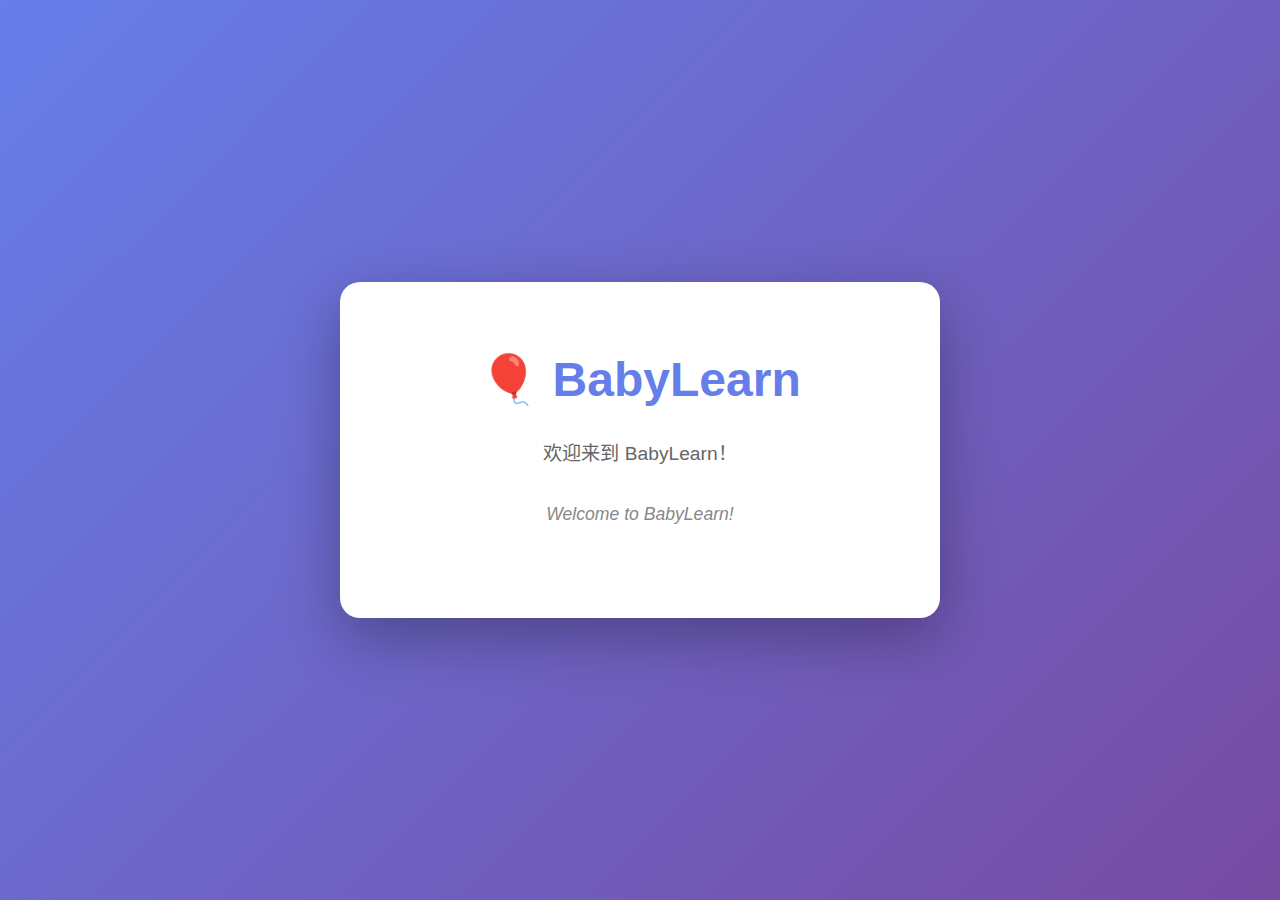
<file: index.html>
<!DOCTYPE html>
<html lang="zh-CN">
<head>
    <meta charset="UTF-8">
    <meta name="viewport" content="width=device-width, initial-scale=1.0">
    <title>BabyLearn</title>
    <style>
        * {
            margin: 0;
            padding: 0;
            box-sizing: border-box;
        }
        
        body {
            font-family: -apple-system, BlinkMacSystemFont, 'Segoe UI', Roboto, 'Helvetica Neue', Arial, sans-serif;
            line-height: 1.6;
            color: #333;
            background: linear-gradient(135deg, #667eea 0%, #764ba2 100%);
            min-height: 100vh;
            display: flex;
            justify-content: center;
            align-items: center;
            padding: 20px;
        }
        
        .container {
            background: white;
            border-radius: 20px;
            box-shadow: 0 20px 60px rgba(0, 0, 0, 0.3);
            padding: 60px 40px;
            max-width: 600px;
            width: 100%;
            text-align: center;
        }
        
        h1 {
            color: #667eea;
            font-size: 3em;
            margin-bottom: 20px;
            font-weight: 700;
        }
        
        p {
            font-size: 1.2em;
            color: #666;
            margin-bottom: 30px;
        }
        
        .welcome {
            font-size: 1.1em;
            color: #888;
            font-style: italic;
        }
        
        @media (max-width: 600px) {
            h1 {
                font-size: 2em;
            }
            
            .container {
                padding: 40px 20px;
            }
        }
    </style>
</head>
<body>
    <div class="container">
        <h1>🎈 BabyLearn</h1>
        <p>欢迎来到 BabyLearn！</p>
        <p class="welcome">Welcome to BabyLearn!</p>
    </div>
</body>
</html>
</file>
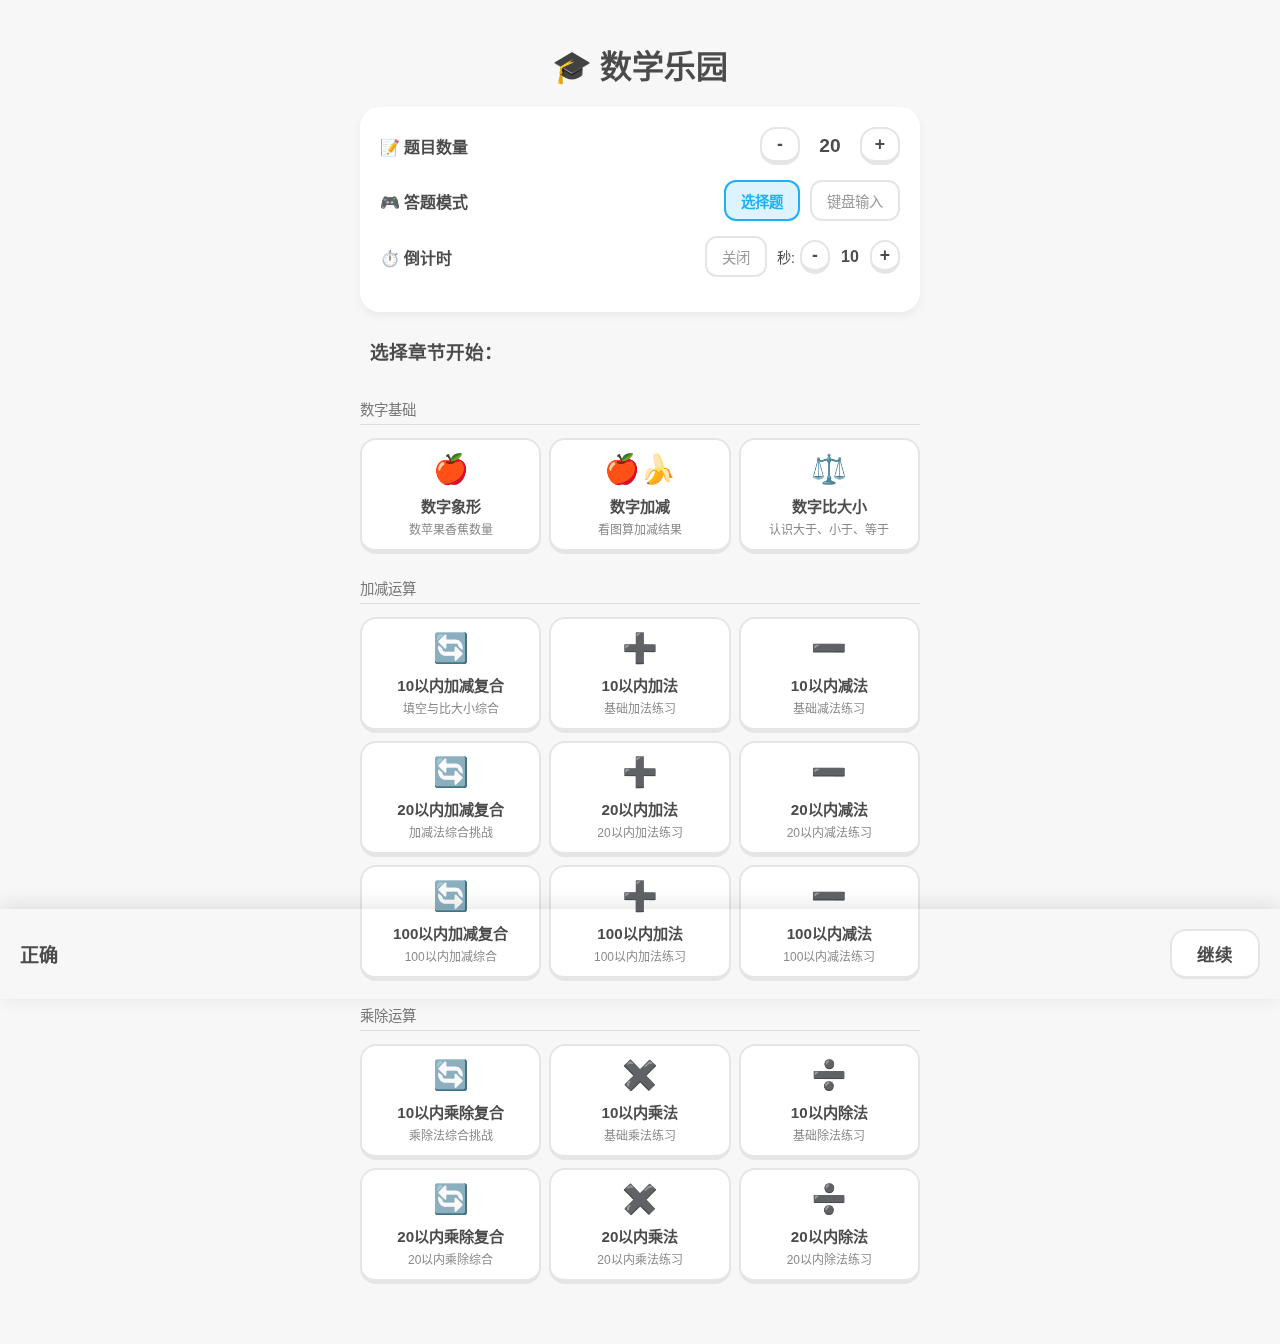
<file: math_basic.html>
<!DOCTYPE html>
<html lang="zh-CN">
<head>
    <meta charset="UTF-8">
    <meta name="viewport" content="width=device-width, initial-scale=1.0, maximum-scale=1.0, user-scalable=no">
    <title>数学挑战</title>
    <link rel="stylesheet" href="css/style.css">
</head>
<body>
    <canvas id="effects-canvas"></canvas>

    <div class="container" id="app-container">
        <!-- 顶部导航 -->
        <header id="game-header" style="display:none;">
            <div style="display: flex; align-items: center; gap: 10px;">
                <button onclick="location.reload()" class="btn" style="width: auto; padding: 5px 12px; border-bottom-width:3px;">✕</button>
                <div class="progress-bar-bg" style="flex:1; background:#e5e5e5; height:16px; border-radius:8px; overflow:hidden;">
                    <div id="progress" style="background:#58cc02; width:0%; height:100%; transition:width 0.5s;"></div>
                </div>
            </div>
            <div id="countdown-bar-bg" style="display:none; height:8px; background:#e5e5e5; border-radius:4px; overflow:hidden; margin-top:5px;">
                <div id="countdown-bar" style="background:#58cc02; width:100%; height:100%; transition:background 0.3s;"></div>
            </div>
        </header>

        <!-- 1. 设置/章节选择界面 -->
        <div id="setup-screen">
            <h1 style="text-align: center; margin-bottom: 20px;">🎓 数学乐园</h1>
            
            <!-- 顶部控制区 -->
            <div class="setup-header">
                <div class="control-row">
                    <label>📝 题目数量</label>
                    <div style="display:flex; gap:10px; align-items:center;">
                        <button class="btn" style="width:40px; padding:5px;" onclick="adjustCount(-10)">-</button>
                        <span id="q-count-display" style="font-size:1.2rem; font-weight:bold; min-width:40px; text-align:center;">20</span>
                        <button class="btn" style="width:40px; padding:5px;" onclick="adjustCount(10)">+</button>
                    </div>
                </div>
                
                <div class="control-row">
                    <label>🎮 答题模式</label>
                    <div class="toggle-group">
                        <div class="radio-btn active" id="mode-choice" onclick="setMode('choice')">选择题</div>
                        <div class="radio-btn" id="mode-input" onclick="setMode('input')">键盘输入</div>
                    </div>
                </div>
                
                <div class="control-row">
                    <label>⏱️ 倒计时</label>
                    <div style="display:flex; gap:10px; align-items:center;">
                        <div class="toggle-btn" id="countdown-toggle" onclick="toggleCountdown()">关闭</div>
                        <div id="countdown-seconds" style="display:flex; gap:5px; align-items:center;">
                            <span style="font-size:0.9rem;">秒:</span>
                            <button class="btn" style="width:30px; padding:3px;" onclick="adjustCountdownSeconds(-5)">-</button>
                            <span id="countdown-display" style="font-size:1rem; font-weight:bold; min-width:30px; text-align:center;">10</span>
                            <button class="btn" style="width:30px; padding:3px;" onclick="adjustCountdownSeconds(5)">+</button>
                        </div>
                    </div>
                </div>
            </div>

            <h3 style="margin-left: 10px;">选择章节开始：</h3>
            <div class="chapter-grid">
                <div class="chapter-section-title">数字基础</div>
                <div class="chapter-card" onclick="game.start(0)">
                    <span class="chapter-icon">🍎</span>
                    <h3>数字象形</h3>
                    <p>数苹果香蕉数量</p>
                </div>
                <div class="chapter-card" onclick="game.start(-1)">
                    <span class="chapter-icon">🍎🍌</span>
                    <h3>数字加减</h3>
                    <p>看图算加减结果</p>
                </div>
                <div class="chapter-card" onclick="game.start(1)">
                    <span class="chapter-icon">⚖️</span>
                    <h3>数字比大小</h3>
                    <p>认识大于、小于、等于</p>
                </div>

                <div class="chapter-section-title">加减运算</div>
                <div class="chapter-card" onclick="game.start(4)">
                    <span class="chapter-icon">🔄</span>
                    <h3>10以内加减复合</h3>
                    <p>填空与比大小综合</p>
                </div>
                <div class="chapter-card" onclick="game.start(2)">
                    <span class="chapter-icon">➕</span>
                    <h3>10以内加法</h3>
                    <p>基础加法练习</p>
                </div>
                <div class="chapter-card" onclick="game.start(3)">
                    <span class="chapter-icon">➖</span>
                    <h3>10以内减法</h3>
                    <p>基础减法练习</p>
                </div>
                <div class="chapter-card" onclick="game.start(7)">
                    <span class="chapter-icon">🔄</span>
                    <h3>20以内加减复合</h3>
                    <p>加减法综合挑战</p>
                </div>
                <div class="chapter-card" onclick="game.start(5)">
                    <span class="chapter-icon">➕</span>
                    <h3>20以内加法</h3>
                    <p>20以内加法练习</p>
                </div>
                <div class="chapter-card" onclick="game.start(6)">
                    <span class="chapter-icon">➖</span>
                    <h3>20以内减法</h3>
                    <p>20以内减法练习</p>
                </div>
                <div class="chapter-card" onclick="game.start(10)">
                    <span class="chapter-icon">🔄</span>
                    <h3>100以内加减复合</h3>
                    <p>100以内加减综合</p>
                </div>
                <div class="chapter-card" onclick="game.start(8)">
                    <span class="chapter-icon">➕</span>
                    <h3>100以内加法</h3>
                    <p>100以内加法练习</p>
                </div>
                <div class="chapter-card" onclick="game.start(9)">
                    <span class="chapter-icon">➖</span>
                    <h3>100以内减法</h3>
                    <p>100以内减法练习</p>
                </div>

                <div class="chapter-section-title">乘除运算</div>
                <div class="chapter-card" onclick="game.start(13)">
                    <span class="chapter-icon">🔄</span>
                    <h3>10以内乘除复合</h3>
                    <p>乘除法综合挑战</p>
                </div>
                <div class="chapter-card" onclick="game.start(11)">
                    <span class="chapter-icon">✖️</span>
                    <h3>10以内乘法</h3>
                    <p>基础乘法练习</p>
                </div>
                <div class="chapter-card" onclick="game.start(12)">
                    <span class="chapter-icon">➗</span>
                    <h3>10以内除法</h3>
                    <p>基础除法练习</p>
                </div>
                <div class="chapter-card" onclick="game.start(16)">
                    <span class="chapter-icon">🔄</span>
                    <h3>20以内乘除复合</h3>
                    <p>20以内乘除综合</p>
                </div>
                <div class="chapter-card" onclick="game.start(14)">
                    <span class="chapter-icon">✖️</span>
                    <h3>20以内乘法</h3>
                    <p>20以内乘法练习</p>
                </div>
                <div class="chapter-card" onclick="game.start(15)">
                    <span class="chapter-icon">➗</span>
                    <h3>20以内除法</h3>
                    <p>20以内除法练习</p>
                </div>
            </div>
        </div>

        <!-- 2. 游戏进行界面 -->
        <div id="game-screen" style="display: none; flex: 1; flex-direction: column;">
            <div class="game-area">
                <div class="question-area" id="question-text"></div>
                
                <!-- 输入框 -->
                <div id="input-area" style="display:none; width:100%;">
                    <div class="display-box" id="user-input-display"></div>
                </div>
            </div>
            
            <!-- 底部操作区 -->
            <div style="margin-top: auto;">
                <div id="options-area" class="options-grid"></div>
                <div id="keypad-area" class="keypad" style="display:none;"></div>
                <button id="submit-btn" class="btn btn-primary" style="display:none; margin-top:10px;" onclick="game.checkInputAnswer()">确认提交</button>
            </div>
        </div>
        
        <!-- 3. 结算界面 -->
        <div id="result-screen" style="display: none; text-align: center; padding-top: 40px;">
            <span id="result-emoji" class="result-emoji">🎉</span>
            <h1 id="result-title">挑战完成!</h1>
            <div style="font-size: 1.5rem; margin: 20px 0; padding: 20px; background: white; border-radius: 16px;">
                得分: <span id="final-score" style="color:var(--primary-color); font-weight:bold;"></span>
            </div>
            <button class="btn btn-primary" onclick="location.reload()">再玩一次</button>
            <br><br>
            <button class="btn" onclick="location.href='index.html'">返回主页</button>
        </div>
    </div>

    <!-- 底部反馈条 -->
    <div id="feedback" class="feedback-overlay">
        <div style="flex:1; text-align:left;">
            <h2 id="feedback-title" style="margin:0; font-size:1.2rem;">正确</h2>
            <span id="feedback-detail" style="font-size:0.9rem;"></span>
        </div>
        <button id="next-btn" class="btn" style="width: auto; padding: 10px 25px; margin:0; background:white; border-bottom-width:3px;" onclick="game.nextQuestion()">继续</button>
    </div>

    <script src="js/math_engine.js"></script>
    <audio id="audio-right" src="audio/right_answer.mp3"></audio>
    <audio id="audio-wrong" src="audio/wrong_answer.mp3"></audio>
    <audio id="audio-complete" src="audio/lesson_complete.mp3"></audio>
    <audio id="audio-failed" src="audio/lesson_failed.mp3"></audio>
    <audio id="audio-mid" src="audio/mid_lesson_energy_sd_v5_short.mp3"></audio>
</body>
</html>
</file>
<file: css/style.css>
:root {
    --primary-color: #58cc02;
    --primary-shadow: #58a700;
    --secondary-color: #1cb0f6; /* 蓝色用于输入模式 */
    --secondary-shadow: #1899d6;
    --bg-color: #f7f7f7;
    --text-color: #4b4b4b;
    --btn-radius: 16px;
}

* {
    box-sizing: border-box; /* 关键：防止padding撑大元素导致重叠 */
    -webkit-tap-highlight-color: transparent;
}

body {
    font-family: 'Nunito', 'Segoe UI', Roboto, sans-serif;
    background-color: var(--bg-color);
    color: var(--text-color);
    margin: 0;
    padding: 0;
    min-height: 100dvh;
    display: flex;
    flex-direction: column;
    overflow-x: hidden;
}

.container {
    width: 100%;
    max-width: 600px;
    margin: 0 auto;
    padding: 20px;
    flex: 1;
    display: flex;
    flex-direction: column;
    position: relative;
    z-index: 2;
}

/* --- 按钮基础修复 --- */
.btn {
    background: white;
    border: 2px solid #e5e5e5;
    border-bottom: 5px solid #e5e5e5; /* 增加厚度 */
    border-radius: var(--btn-radius);
    padding: 12px;
    font-size: 1.1rem;
    font-weight: bold;
    cursor: pointer;
    transition: transform 0.1s, border-bottom-width 0.1s;
    color: var(--text-color);
    text-align: center;
    user-select: none;
    margin-bottom: 0; /* 让Grid gap控制间距，移除默认margin */
    width: 100%;
    position: relative;
}

.btn:active {
    transform: translateY(3px);
    border-bottom-width: 2px;
}

.btn-primary {
    background-color: var(--primary-color);
    border-color: var(--primary-shadow);
    color: white;
}

/* --- 设置页布局优化 --- */
.setup-header {
    background: white;
    padding: 20px;
    border-radius: 20px;
    box-shadow: 0 4px 10px rgba(0,0,0,0.05);
    margin-bottom: 25px;
}

.control-row {
    display: flex;
    justify-content: space-between;
    align-items: center;
    margin-bottom: 15px;
}

.control-row label {
    font-weight: bold;
    font-size: 1rem;
}

/* 模式切换按钮组 */
.toggle-group {
    display: flex;
    gap: 10px;
}

.toggle-btn {
    border: 2px solid #e5e5e5;
    padding: 8px 15px;
    border-radius: 12px;
    background: #fff;
    cursor: pointer;
    font-size: 0.9rem;
    color: #999;
}

.toggle-btn.active {
    background: #ddf4ff;
    border-color: #1cb0f6;
    color: #1cb0f6;
    font-weight: bold;
}

.radio-btn {
    border: 2px solid #e5e5e5;
    padding: 8px 15px;
    border-radius: 12px;
    background: #fff;
    cursor: pointer;
    font-size: 0.9rem;
    color: #999;
}

.radio-btn.active {
    background: #ddf4ff;
    border-color: #1cb0f6;
    color: #1cb0f6;
    font-weight: bold;
}

/* 章节卡片网格 */
.chapter-grid {
    display: grid;
    grid-template-columns: repeat(3, 1fr);
    gap: 8px;
    padding-bottom: 40px;
}
@media (max-width: 500px) {
    .chapter-grid { grid-template-columns: repeat(2, 1fr); }
}
@media (max-width: 320px) {
    .chapter-grid { grid-template-columns: 1fr; }
}

.chapter-section-title {
    grid-column: 1 / -1;
    font-size: 0.9rem;
    color: #777;
    margin: 15px 0 5px 0;
    padding-bottom: 5px;
    border-bottom: 1px solid #ddd;
}

.chapter-card {
    background: white;
    border: 2px solid #e5e5e5;
    border-bottom: 5px solid #e5e5e5;
    border-radius: 16px;
    padding: 12px 8px;
    text-align: center;
    cursor: pointer;
    transition: all 0.2s;
}
.chapter-card:active {
    transform: translateY(4px);
    border-bottom-width: 1px;
}
.chapter-card h3 { margin: 8px 0 4px; font-size: 0.95rem; }
.chapter-card p { margin: 0; color: #888; font-size: 0.75rem; }
.chapter-icon { font-size: 1.8rem; display: block; }

/* --- 游戏区布局 --- */
.question-area {
    flex: 1;
    display: flex;
    justify-content: center;
    align-items: center;
    font-size: 3.5rem; /* 字体加大 */
    font-weight: 800;
    margin: 20px 0;
    min-height: 150px;
}

/* 选项网格 */
.options-grid {
    display: grid;
    grid-template-columns: 1fr 1fr;
    gap: 15px; /* 增加间距 */
    width: 100%;
    margin-bottom: 20px;
}

.btn-choice {
    font-size: 2rem;
    padding: 20px 0; /* 增加点击区域 */
    height: 100%;
}

/* 键盘布局 */
.keypad {
    display: grid;
    grid-template-columns: repeat(3, 1fr);
    gap: 12px;
    width: 100%;
    margin-bottom: 20px;
}

/* 显示框 */
.display-box {
    border: 3px solid #e5e5e5;
    border-radius: 16px;
    height: 70px;
    width: 100%;
    display: flex;
    align-items: center;
    justify-content: center;
    font-size: 2.5rem;
    font-weight: bold;
    background: white;
    margin-bottom: 20px;
    color: #333;
}

/* --- 特效层 --- */
#effects-canvas {
    position: fixed;
    top: 0;
    left: 0;
    width: 100%;
    height: 100%;
    z-index: 1; /* 在背景之上，内容之下 */
    pointer-events: none;
}

/* 结算页表情 */
.result-emoji { font-size: 5rem; display: block; margin-bottom: 10px; animation: pop 0.5s cubic-bezier(0.175, 0.885, 0.32, 1.275); }
@keyframes pop { from { transform: scale(0); } to { transform: scale(1); } }

/* 反馈条 */
.feedback-overlay {
    position: fixed;
    bottom: 0; left: 0; right: 0;
    padding: 20px;
    text-align: center;
    transform: translateY(110%);
    transition: transform 0.3s cubic-bezier(0.4, 0, 0.2, 1);
    z-index: 100;
    display: flex;
    justify-content: space-between;
    align-items: center;
    box-shadow: 0 -4px 20px rgba(0,0,0,0.1);
}
.feedback-overlay.show { transform: translateY(0); }
.feedback-correct { background: #d7ffb8; color: #58a700; }
.feedback-wrong { background: #ffdfe0; color: #ea2b2b; }

@keyframes shake {
    0%, 100% { transform: translateX(0); }
    25% { transform: translateX(-3px); }
    75% { transform: translateX(3px); }
}

.countdown-warning { background: #ffc107 !important; }
.countdown-danger { 
    background: #ff4b4b !important; 
    animation: shake 0.2s ease-in-out infinite;
}
</file>
